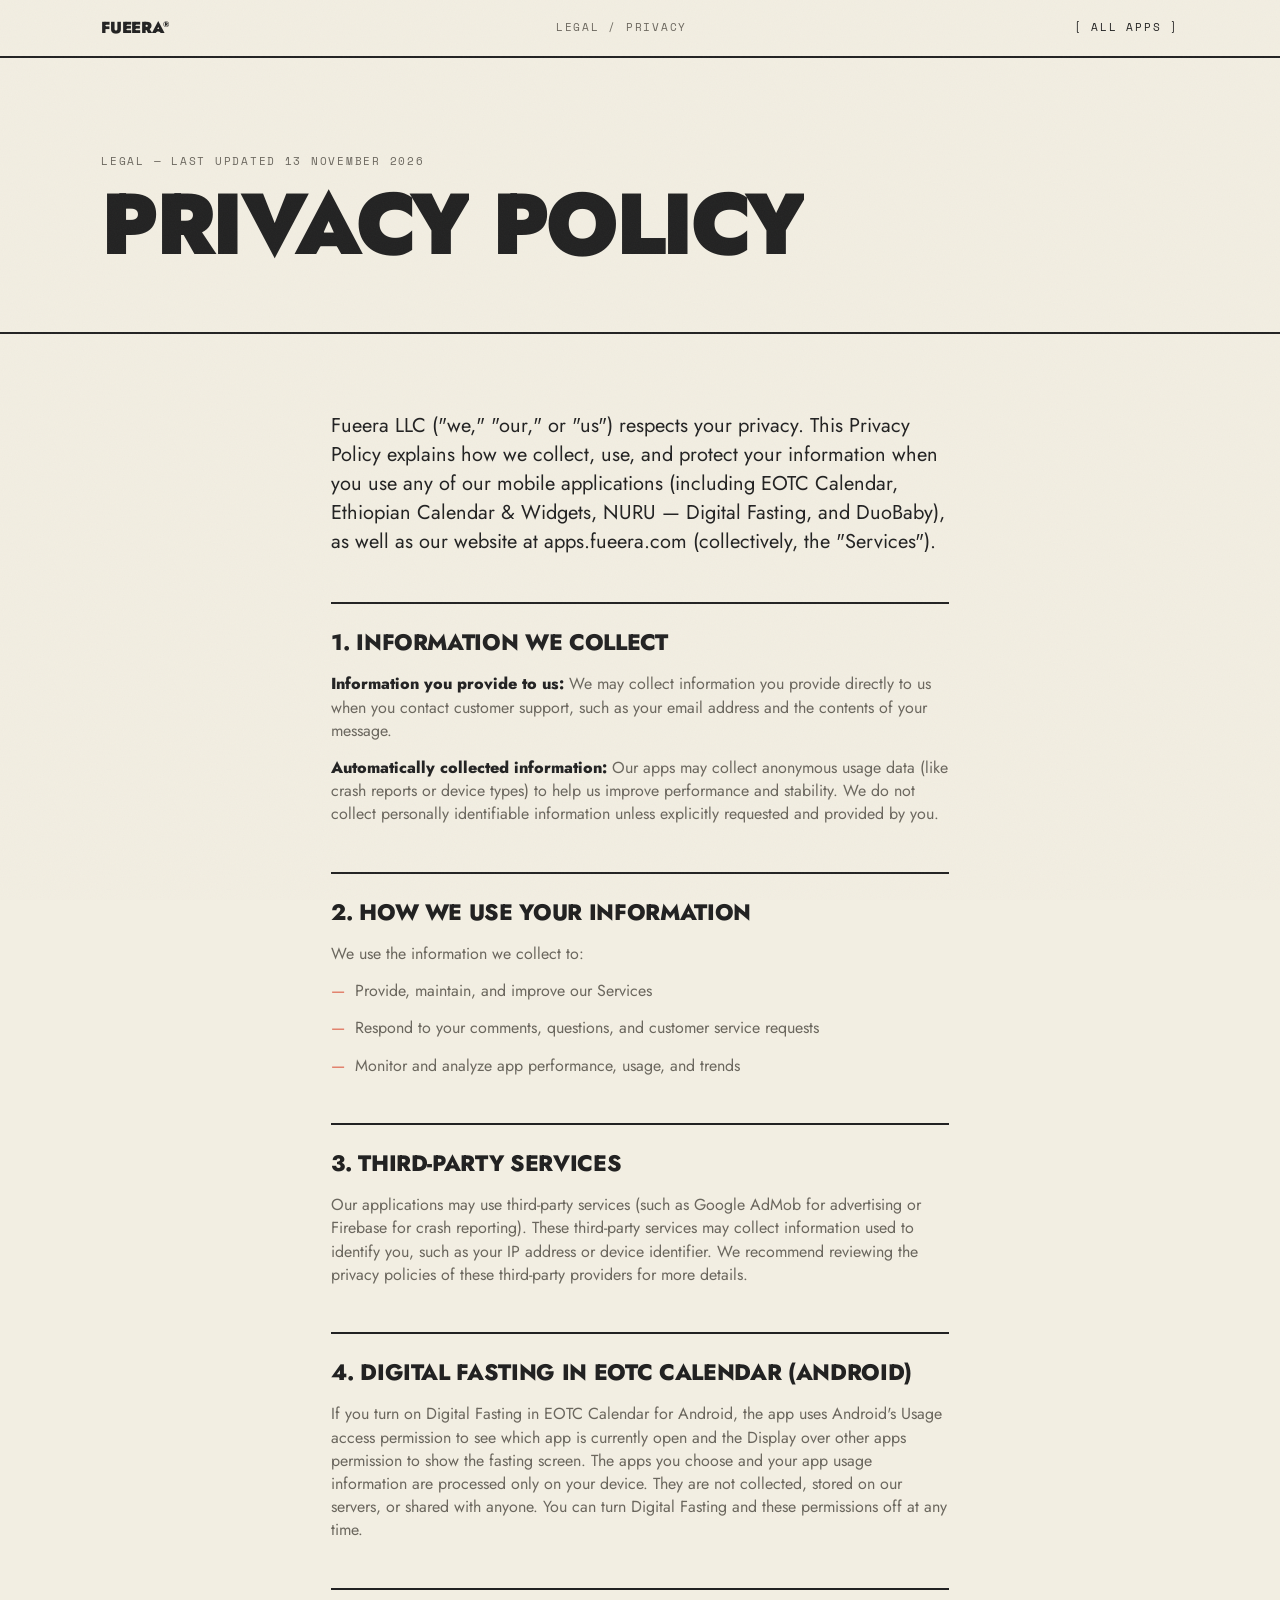
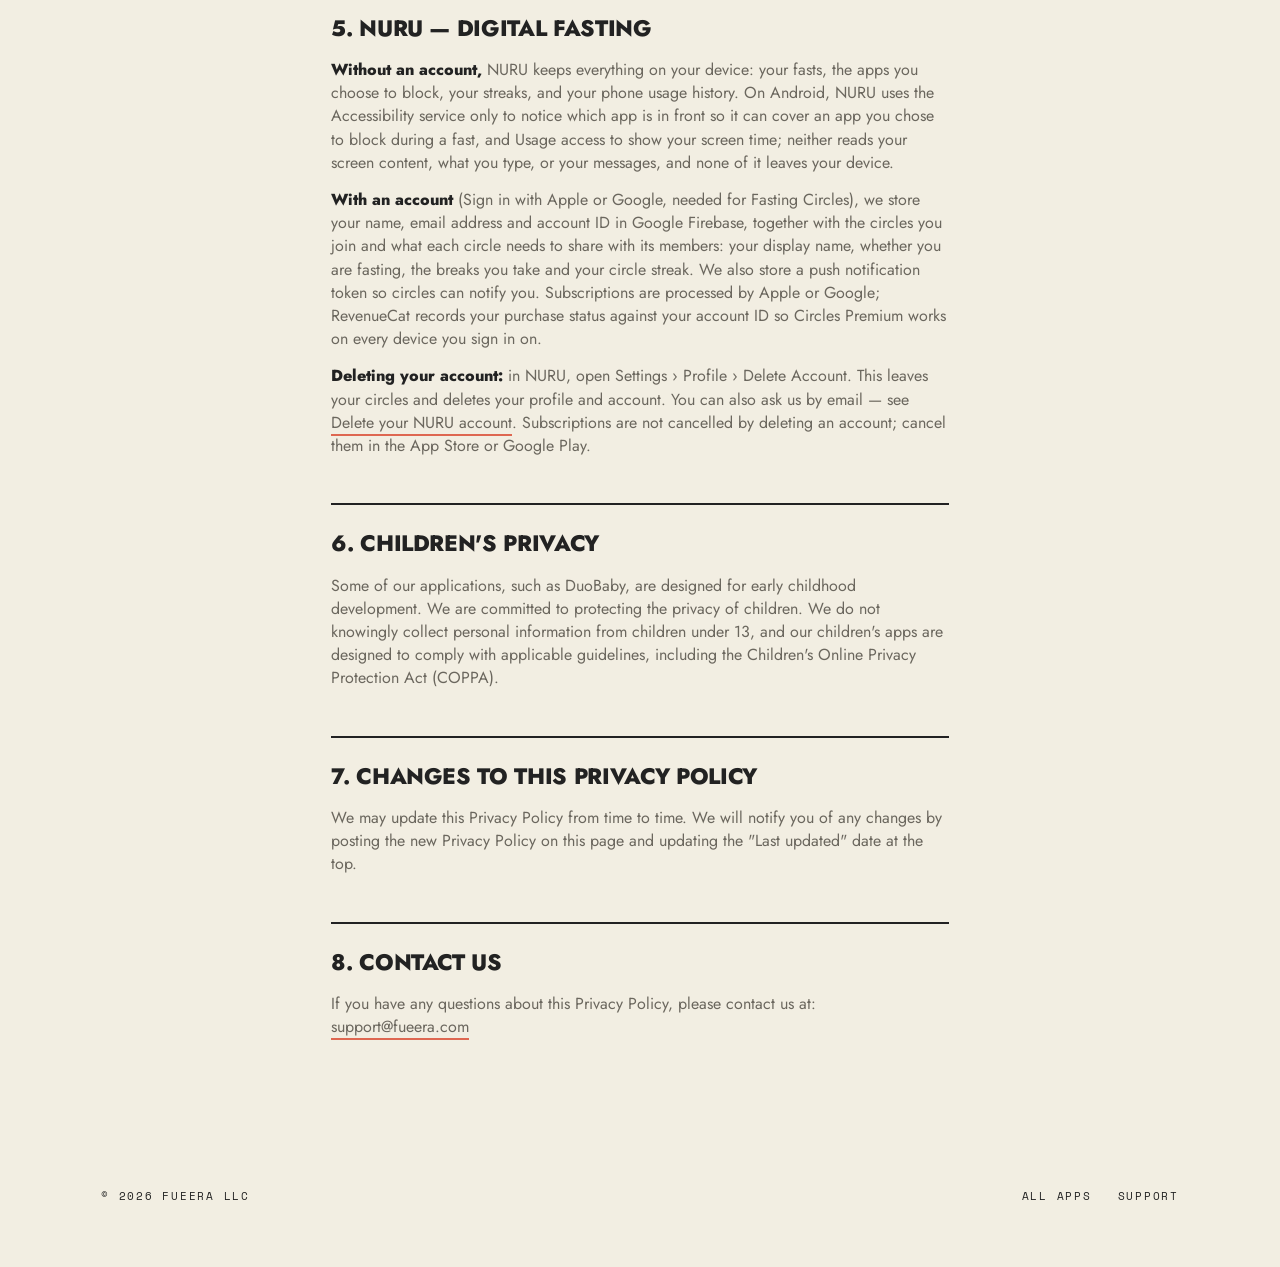
<file: privacy-policy/index.html>
<!DOCTYPE html>
<html lang="en">
<head>
    <meta charset="UTF-8">
    <meta name="viewport" content="width=device-width, initial-scale=1.0">
    <title>Privacy Policy — Fueera LLC</title>
    <meta name="description" content="Privacy Policy for Fueera LLC mobile applications and apps.fueera.com.">
    <link rel="canonical" href="https://apps.fueera.com/privacy-policy/">
    <meta name="theme-color" media="(prefers-color-scheme: light)" content="#f2eee2">
    <meta name="theme-color" media="(prefers-color-scheme: dark)" content="#222222">

    <link rel="preconnect" href="https://fonts.googleapis.com">
    <link rel="preconnect" href="https://fonts.gstatic.com" crossorigin>
    <link href="https://fonts.googleapis.com/css2?family=Jost:wght@300..900&family=Space+Mono:wght@400;700&display=swap" rel="stylesheet">
    <link rel="stylesheet" href="../assets/css/site.css?v=2">
    <script>document.documentElement.classList.add('js');</script>
    <style>
        :root {
            --accent: #de6751;
            --accent-ink: #ffffff;
        }
    </style>
</head>
<body>

    <div class="scroll-progress" aria-hidden="true"><span></span></div>
    <div class="cursor" aria-hidden="true"><span class="cursor-label"></span></div>

    <nav class="site-nav">
        <div class="wrap">
            <a href="../" class="nav-brand">Fueera<sup>®</sup></a>
            <span class="nav-mid mono">Legal / Privacy</span>
            <a href="../" class="nav-back mono">[ All apps ]</a>
        </div>
    </nav>

    <header class="doc-head">
        <div class="wrap">
            <span class="section-kicker mono">Legal — Last updated 13 November 2026</span>
            <h1 class="display" data-split>Privacy Policy</h1>
        </div>
    </header>

    <main class="doc">
        <div class="prose">
            <p>Fueera LLC ("we," "our," or "us") respects your privacy. This Privacy Policy explains how we collect, use, and protect your information when you use any of our mobile applications (including EOTC Calendar, Ethiopian Calendar &amp; Widgets, NURU &mdash; Digital Fasting, and DuoBaby), as well as our website at apps.fueera.com (collectively, the "Services").</p>

            <h2>1. Information We Collect</h2>
            <p><strong>Information you provide to us:</strong> We may collect information you provide directly to us when you contact customer support, such as your email address and the contents of your message.</p>
            <p><strong>Automatically collected information:</strong> Our apps may collect anonymous usage data (like crash reports or device types) to help us improve performance and stability. We do not collect personally identifiable information unless explicitly requested and provided by you.</p>

            <h2>2. How We Use Your Information</h2>
            <p>We use the information we collect to:</p>
            <ul>
                <li>Provide, maintain, and improve our Services</li>
                <li>Respond to your comments, questions, and customer service requests</li>
                <li>Monitor and analyze app performance, usage, and trends</li>
            </ul>

            <h2>3. Third-Party Services</h2>
            <p>Our applications may use third-party services (such as Google AdMob for advertising or Firebase for crash reporting). These third-party services may collect information used to identify you, such as your IP address or device identifier. We recommend reviewing the privacy policies of these third-party providers for more details.</p>

            <h2>4. Digital Fasting in EOTC Calendar (Android)</h2>
            <p>If you turn on Digital Fasting in EOTC Calendar for Android, the app uses Android's Usage access permission to see which app is currently open and the Display over other apps permission to show the fasting screen. The apps you choose and your app usage information are processed only on your device. They are not collected, stored on our servers, or shared with anyone. You can turn Digital Fasting and these permissions off at any time.</p>

            <h2>5. NURU &mdash; Digital Fasting</h2>
            <p><strong>Without an account,</strong> NURU keeps everything on your device: your fasts, the apps you choose to block, your streaks, and your phone usage history. On Android, NURU uses the Accessibility service only to notice which app is in front so it can cover an app you chose to block during a fast, and Usage access to show your screen time; neither reads your screen content, what you type, or your messages, and none of it leaves your device.</p>
            <p><strong>With an account</strong> (Sign in with Apple or Google, needed for Fasting Circles), we store your name, email address and account ID in Google Firebase, together with the circles you join and what each circle needs to share with its members: your display name, whether you are fasting, the breaks you take and your circle streak. We also store a push notification token so circles can notify you. Subscriptions are processed by Apple or Google; RevenueCat records your purchase status against your account ID so Circles Premium works on every device you sign in on.</p>
            <p><strong>Deleting your account:</strong> in NURU, open Settings &rsaquo; Profile &rsaquo; Delete Account. This leaves your circles and deletes your profile and account. You can also ask us by email &mdash; see <a href="../apps/nuru/delete-account/">Delete your NURU account</a>. Subscriptions are not cancelled by deleting an account; cancel them in the App Store or Google Play.</p>

            <h2>6. Children's Privacy</h2>
            <p>Some of our applications, such as DuoBaby, are designed for early childhood development. We are committed to protecting the privacy of children. We do not knowingly collect personal information from children under 13, and our children's apps are designed to comply with applicable guidelines, including the Children's Online Privacy Protection Act (COPPA).</p>

            <h2>7. Changes to This Privacy Policy</h2>
            <p>We may update this Privacy Policy from time to time. We will notify you of any changes by posting the new Privacy Policy on this page and updating the "Last updated" date at the top.</p>

            <h2>8. Contact Us</h2>
            <p>If you have any questions about this Privacy Policy, please contact us at: <a href="mailto:support@fueera.com">support@fueera.com</a></p>
        </div>
    </main>

    <footer class="site-footer">
        <div class="wrap">
            <span class="mono">&copy; 2026 Fueera LLC</span>
            <nav class="footer-links mono">
                <a href="../">All apps</a>
                <a href="mailto:support@fueera.com">Support</a>
            </nav>
        </div>
    </footer>

    <script src="../assets/js/motion.js?v=2" defer></script>
</body>
</html>
</file>
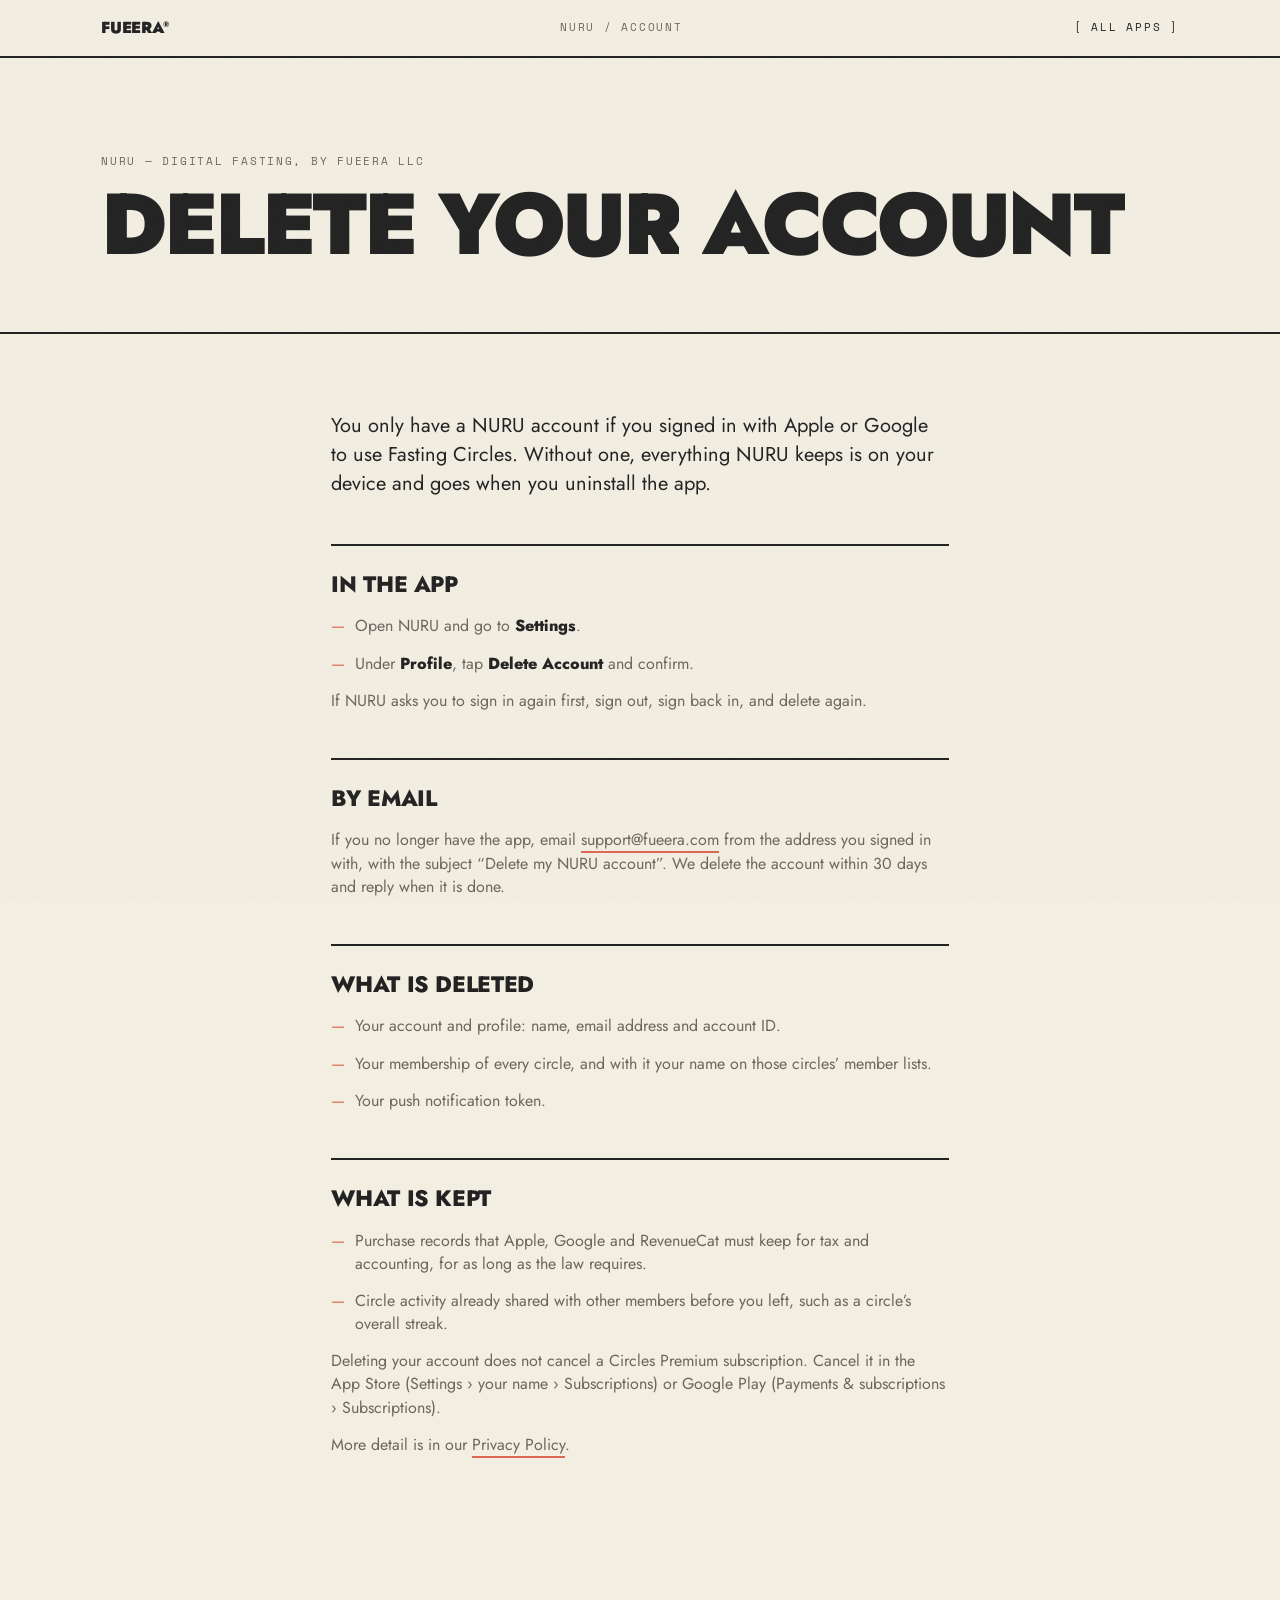
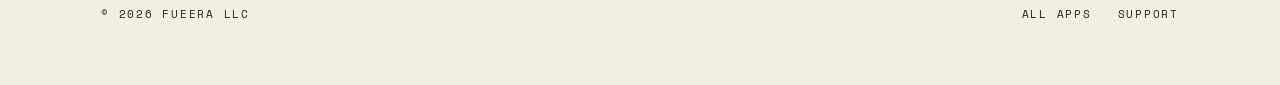
<file: apps/nuru/delete-account/index.html>
<!DOCTYPE html>
<html lang="en">
<head>
    <meta charset="UTF-8">
    <meta name="viewport" content="width=device-width, initial-scale=1.0">
    <title>Delete your NURU account — Fueera LLC</title>
    <meta name="description" content="How to delete your NURU - Digital Fasting account and the data kept with it.">
    <link rel="canonical" href="https://apps.fueera.com/apps/nuru/delete-account/">
    <meta name="theme-color" media="(prefers-color-scheme: light)" content="#f2eee2">
    <meta name="theme-color" media="(prefers-color-scheme: dark)" content="#222222">

    <link rel="preconnect" href="https://fonts.googleapis.com">
    <link rel="preconnect" href="https://fonts.gstatic.com" crossorigin>
    <link href="https://fonts.googleapis.com/css2?family=Jost:wght@300..900&family=Space+Mono:wght@400;700&display=swap" rel="stylesheet">
    <link rel="stylesheet" href="../../../assets/css/site.css?v=2">
    <script>document.documentElement.classList.add('js');</script>
    <style>
        :root {
            --accent: #de6751;
            --accent-ink: #ffffff;
        }
    </style>
</head>
<body>

    <div class="scroll-progress" aria-hidden="true"><span></span></div>
    <div class="cursor" aria-hidden="true"><span class="cursor-label"></span></div>

    <nav class="site-nav">
        <div class="wrap">
            <a href="../../../" class="nav-brand">Fueera<sup>®</sup></a>
            <span class="nav-mid mono">NURU / Account</span>
            <a href="../../../" class="nav-back mono">[ All apps ]</a>
        </div>
    </nav>

    <header class="doc-head">
        <div class="wrap">
            <span class="section-kicker mono">NURU &mdash; Digital Fasting, by Fueera LLC</span>
            <h1 class="display" data-split>Delete your account</h1>
        </div>
    </header>

    <main class="doc">
        <div class="prose">
            <p>You only have a NURU account if you signed in with Apple or Google to use Fasting Circles. Without one, everything NURU keeps is on your device and goes when you uninstall the app.</p>

            <h2>In the app</h2>
            <ol>
                <li>Open NURU and go to <strong>Settings</strong>.</li>
                <li>Under <strong>Profile</strong>, tap <strong>Delete Account</strong> and confirm.</li>
            </ol>
            <p>If NURU asks you to sign in again first, sign out, sign back in, and delete again.</p>

            <h2>By email</h2>
            <p>If you no longer have the app, email <a href="mailto:support@fueera.com?subject=Delete%20my%20NURU%20account">support@fueera.com</a> from the address you signed in with, with the subject &ldquo;Delete my NURU account&rdquo;. We delete the account within 30 days and reply when it is done.</p>

            <h2>What is deleted</h2>
            <ul>
                <li>Your account and profile: name, email address and account ID.</li>
                <li>Your membership of every circle, and with it your name on those circles&rsquo; member lists.</li>
                <li>Your push notification token.</li>
            </ul>

            <h2>What is kept</h2>
            <ul>
                <li>Purchase records that Apple, Google and RevenueCat must keep for tax and accounting, for as long as the law requires.</li>
                <li>Circle activity already shared with other members before you left, such as a circle&rsquo;s overall streak.</li>
            </ul>
            <p>Deleting your account does not cancel a Circles Premium subscription. Cancel it in the App Store (Settings &rsaquo; your name &rsaquo; Subscriptions) or Google Play (Payments &amp; subscriptions &rsaquo; Subscriptions).</p>
            <p>More detail is in our <a href="../../../privacy-policy/">Privacy Policy</a>.</p>
        </div>
    </main>

    <footer class="site-footer">
        <div class="wrap">
            <span class="mono">&copy; 2026 Fueera LLC</span>
            <nav class="footer-links mono">
                <a href="../../../">All apps</a>
                <a href="mailto:support@fueera.com">Support</a>
            </nav>
        </div>
    </footer>

    <script src="../../../assets/js/motion.js?v=2" defer></script>
</body>
</html>
</file>
<file: assets/css/site.css>
/* ==========================================================================
   Fueera LLC — Software Division
   apps.fueera.com

   Editorial-brutalist: paper ground, hard black rules, oversized display
   type, monospace metadata, per-app accent. Motion lives in motion.js and
   is gated behind the .js class so the page is fully readable without it.
   ========================================================================== */

/* Palette is taken from the Fueera logo artwork itself: paper #F2EEE2,
   ink #222222, terracotta #DE6751. Keeping --paper and --ink exactly on the
   logo's own background colours is what lets the logo sit flush on the page
   in both themes instead of floating in a visible box. */
:root {
    color-scheme: light dark;

    --paper: #f2eee2;
    --paper-2: #e6e1d2;
    --ink: #222222;
    --ink-soft: #6b675e;
    --brand: #de6751;
    --grain: 0.035;

    /* Overridden per app page. */
    --accent: #222222;
    --accent-ink: #f2eee2;
    --brand-bg: #2a303c;

    --rule: 2px;
    --maxw: 1180px;
    --gutter: clamp(18px, 4vw, 56px);

    --ease: cubic-bezier(0.16, 1, 0.3, 1);

    /* Display face is set per page to match that app's App Store artwork.
       Jost is the default: it is the closest open equivalent to the light,
       wide-tracked geometric of the Fueera logo wordmark. */
    --font-display: "Jost", "Futura", "Century Gothic", "Helvetica Neue", Helvetica, Arial, sans-serif;
    --font-mono: "Space Mono", ui-monospace, SFMono-Regular, Menlo, Consolas, monospace;
    --display-tracking: -0.04em;
    --display-weight: 900;
}

/* Dark theme. --paper lands exactly on #222222, the logo artwork's own
   background, so the dark logo reads as part of the page. */
@media (prefers-color-scheme: dark) {
    :root {
        --paper: #222222;
        --paper-2: #2c2c2b;
        --ink: #f2eee2;
        --ink-soft: #a29d92;
        --grain: 0.02;
    }
}

*, *::before, *::after { box-sizing: border-box; }

html { -webkit-text-size-adjust: 100%; }

body {
    margin: 0;
    background-color: var(--paper);
    color: var(--ink);
    font-family: var(--font-display);
    font-weight: 400;
    line-height: 1.45;
    overflow-x: hidden;
    -webkit-font-smoothing: antialiased;
}

/* Paper grain. Cheap, inline, and sits under everything. */
body::after {
    content: "";
    position: fixed;
    inset: 0;
    z-index: 200;
    pointer-events: none;
    opacity: var(--grain);
    background-image: url("data:image/svg+xml,%3Csvg xmlns='http://www.w3.org/2000/svg' width='120' height='120'%3E%3Cfilter id='n'%3E%3CfeTurbulence type='fractalNoise' baseFrequency='0.85' numOctaves='3'/%3E%3C/filter%3E%3Crect width='120' height='120' filter='url(%23n)'/%3E%3C/svg%3E");
}

img { max-width: 100%; display: block; }
a { color: inherit; text-decoration: none; }
ul, ol { list-style: none; margin: 0; padding: 0; }

::selection { background: var(--accent); color: var(--accent-ink); }

.wrap { max-width: var(--maxw); margin: 0 auto; padding-inline: var(--gutter); }

.mono {
    font-family: var(--font-mono);
    font-size: 0.68rem;
    letter-spacing: 0.16em;
    text-transform: uppercase;
}

.display {
    font-weight: var(--display-weight);
    letter-spacing: var(--display-tracking);
    line-height: 0.85;
    text-transform: uppercase;
    margin: 0;
}

/* --------------------------------------------------------------------------
   Scroll progress + custom cursor
   -------------------------------------------------------------------------- */

.scroll-progress {
    position: fixed;
    top: 0; left: 0; right: 0;
    height: 4px;
    z-index: 120;
    background: transparent;
}

.scroll-progress span {
    display: block;
    height: 100%;
    width: 0;
    background: var(--accent);
    transform-origin: 0 50%;
}

/* Pure white + `difference` blending, so the cursor inverts whatever is under
   it. That works on paper, on charcoal, and on top of the screenshots without
   needing a per-theme colour. */
.cursor {
    position: fixed;
    top: 0; left: 0;
    width: 26px; height: 26px;
    border: 2px solid #fff;
    border-radius: 50%;
    pointer-events: none;
    z-index: 150;
    opacity: 0;
    transform: translate3d(-100px, -100px, 0);
    transition: width 0.3s var(--ease), height 0.3s var(--ease),
                background-color 0.3s var(--ease), opacity 0.3s;
    display: grid;
    place-items: center;
    mix-blend-mode: difference;
}

.cursor.is-active { opacity: 1; }

.cursor.is-hover { width: 64px; height: 64px; background: #fff; }

.cursor.is-drag { width: 78px; height: 78px; background: #fff; }

.cursor-label {
    font-family: var(--font-mono);
    font-size: 0.5rem;
    letter-spacing: 0.14em;
    color: #000;
    opacity: 0;
    transition: opacity 0.2s;
    white-space: nowrap;
}

.cursor.is-drag .cursor-label { opacity: 1; }

/* Pointer devices only — never steal the cursor on touch. */
@media (pointer: coarse), (hover: none) {
    .cursor { display: none; }
}

/* --------------------------------------------------------------------------
   Navigation
   -------------------------------------------------------------------------- */

.site-nav {
    position: sticky;
    top: 0;
    z-index: 100;
    background: var(--paper);
    border-bottom: var(--rule) solid var(--ink);
}

.site-nav .wrap {
    display: flex;
    align-items: center;
    justify-content: space-between;
    gap: 16px;
    height: 56px;
}

.nav-brand { font-weight: 900; letter-spacing: -0.02em; font-size: 1rem; text-transform: uppercase; }
.nav-brand sup { font-size: 0.5em; vertical-align: super; }

.nav-mid { color: var(--ink-soft); display: none; }
@media (min-width: 860px) { .nav-mid { display: block; } }

.nav-back { position: relative; }
.nav-back::after {
    content: "";
    position: absolute;
    left: 0; bottom: -3px;
    width: 100%; height: 2px;
    background: var(--ink);
    transform: scaleX(0);
    transform-origin: 100% 50%;
    transition: transform 0.4s var(--ease);
}
.nav-back:hover::after { transform: scaleX(1); transform-origin: 0 50%; }

/* --------------------------------------------------------------------------
   Hero
   -------------------------------------------------------------------------- */

.hero {
    background: var(--brand-bg);
    color: #fff;
    border-bottom: var(--rule) solid var(--ink);
    position: relative;
    overflow: hidden;
}

.hero-grid {
    max-width: var(--maxw);
    margin: 0 auto;
    padding: clamp(36px, 7vw, 76px) var(--gutter) 0;
    display: grid;
    grid-template-columns: 1fr auto;
    gap: clamp(24px, 5vw, 64px);
    align-items: end;
}

.hero-icon {
    width: clamp(56px, 8vw, 76px);
    aspect-ratio: 1;
    object-fit: cover;
    border: var(--rule) solid rgba(255, 255, 255, 0.25);
    margin-bottom: 22px;
}

.hero h1 {
    font-size: clamp(2.6rem, 10.5vw, 7.5rem);
    margin-bottom: 0.12em;
}

.hero-tagline {
    font-size: clamp(1rem, 2.4vw, 1.5rem);
    font-weight: 600;
    color: var(--accent);
    margin: 0 0 22px;
    max-width: 20ch;
    letter-spacing: -0.01em;
}

.hero-meta { display: flex; flex-wrap: wrap; gap: 8px; margin-bottom: 30px; }

.hero-meta li {
    border: 2px solid rgba(255, 255, 255, 0.3);
    padding: 6px 12px;
    color: rgba(255, 255, 255, 0.85);
}

.hero-actions { display: flex; flex-wrap: wrap; gap: 12px; padding-bottom: clamp(32px, 5vw, 56px); }

.hero-media { align-self: end; }

.hero-shot {
    max-height: clamp(320px, 52vh, 520px);
    width: auto;
    margin-bottom: -2px;
    will-change: transform;
}

@media (max-width: 820px) {
    .hero-grid { grid-template-columns: 1fr; }
    .hero-actions { padding-bottom: 24px; }
    .hero-shot { max-height: 380px; margin-inline: auto; }
}

/* --------------------------------------------------------------------------
   Buttons
   -------------------------------------------------------------------------- */

.btn {
    display: inline-flex;
    align-items: center;
    gap: 10px;
    padding: 15px 26px;
    border: 2px solid var(--ink);
    background: var(--accent);
    color: var(--accent-ink);
    font-family: var(--font-mono);
    font-weight: 700;
    font-size: 0.7rem;
    letter-spacing: 0.14em;
    text-transform: uppercase;
    position: relative;
    will-change: transform;
    transition: box-shadow 0.3s var(--ease), background-color 0.3s, color 0.3s;
}

.btn:hover { box-shadow: 6px 6px 0 var(--ink); }

.btn-ghost {
    background: transparent;
    color: #fff;
    border-color: rgba(255, 255, 255, 0.45);
}

.btn-ghost:hover { background: #fff; color: var(--ink); border-color: #fff; box-shadow: 6px 6px 0 var(--accent); }

.btn .glyph { width: 15px; height: 15px; flex: none; }

/* --------------------------------------------------------------------------
   Marquee
   -------------------------------------------------------------------------- */

.marquee {
    overflow: hidden;
    background: var(--accent);
    color: var(--accent-ink);
    border-bottom: var(--rule) solid var(--ink);
    padding: 12px 0;
    user-select: none;
}

.marquee-track {
    display: flex;
    width: max-content;
    will-change: transform;
}

.marquee-track span {
    font-weight: 900;
    text-transform: uppercase;
    letter-spacing: -0.03em;
    font-size: clamp(1.3rem, 4vw, 2.6rem);
    padding-inline: 0.35em;
    white-space: nowrap;
}

.marquee-track span::after { content: "◆"; padding-left: 0.7em; font-size: 0.5em; vertical-align: middle; }

/* --------------------------------------------------------------------------
   Sections
   -------------------------------------------------------------------------- */

.section { padding: clamp(56px, 9vw, 120px) 0; border-bottom: var(--rule) solid var(--ink); }

.section-head { max-width: var(--maxw); margin: 0 auto; padding-inline: var(--gutter); margin-bottom: clamp(32px, 5vw, 60px); }

.section-kicker { display: block; color: var(--ink-soft); margin-bottom: 18px; }

.section h2 {
    font-size: clamp(1.9rem, 6.5vw, 4.4rem);
    margin: 0 0 18px;
    font-weight: var(--display-weight);
    letter-spacing: var(--display-tracking);
    line-height: 0.92;
    text-transform: uppercase;
}

.lede { font-size: clamp(1rem, 1.7vw, 1.2rem); max-width: 62ch; margin: 0; color: var(--ink-soft); }

/* --------------------------------------------------------------------------
   Features
   -------------------------------------------------------------------------- */

.features {
    max-width: var(--maxw);
    margin: 0 auto;
    padding-inline: var(--gutter);
    display: grid;
    grid-template-columns: repeat(auto-fit, minmax(270px, 1fr));
    gap: 18px;
}

.feature {
    border: var(--rule) solid var(--ink);
    background: var(--paper);
    padding: 26px 24px 28px;
    display: flex;
    flex-direction: column;
    transition: transform 0.35s var(--ease), background-color 0.35s, color 0.35s, box-shadow 0.35s var(--ease);
}

.feature:hover {
    background: var(--ink);
    color: var(--paper);
    transform: translate(-5px, -5px);
    box-shadow: 9px 9px 0 var(--accent);
}

.feature-num {
    font-family: var(--font-mono);
    font-size: 0.68rem;
    letter-spacing: 0.16em;
    color: var(--accent);
    margin-bottom: 34px;
}

.feature:hover .feature-num { color: var(--accent); }

.feature h3 {
    font-size: 1.22rem;
    font-weight: 800;
    letter-spacing: -0.02em;
    margin: 0 0 10px;
    text-transform: uppercase;
    line-height: 1.05;
}

.feature p { margin: 0; font-size: 0.95rem; color: inherit; opacity: 0.78; }

/* --------------------------------------------------------------------------
   Screenshot gallery — drag to scroll
   -------------------------------------------------------------------------- */

.shots-section { padding-bottom: clamp(48px, 7vw, 90px); }

.shots {
    display: flex;
    gap: 18px;
    overflow-x: auto;
    scroll-snap-type: x proximity;
    padding-block: 8px 28px;
    /* 100%, never vw: vw includes the scrollbar and pushes the page sideways. */
    padding-inline: max(var(--gutter), calc((100% - var(--maxw)) / 2 + var(--gutter)));
    scrollbar-width: none;
    cursor: grab;
}

.shots::-webkit-scrollbar { display: none; }
.shots.is-dragging { cursor: grabbing; scroll-snap-type: none; }
.shots.is-dragging img { pointer-events: none; }

.shot { flex: 0 0 auto; margin: 0; scroll-snap-align: center; }

.shot img {
    width: 252px;
    aspect-ratio: 828 / 1792;
    height: auto;
    border: var(--rule) solid var(--ink);
    background: var(--brand-bg);
    transition: transform 0.4s var(--ease);
}

.shot:hover img { transform: translateY(-6px); }

.shot figcaption {
    font-family: var(--font-mono);
    font-size: 0.6rem;
    letter-spacing: 0.16em;
    text-transform: uppercase;
    color: var(--ink-soft);
    margin-top: 10px;
}

/* --------------------------------------------------------------------------
   Home page — app index
   -------------------------------------------------------------------------- */

.home-hero { border-bottom: var(--rule) solid var(--ink); padding: clamp(48px, 9vw, 110px) 0 clamp(32px, 5vw, 60px); }

/* The logo wipes up out of a mask, the same gesture the headlines use, so it
   reads as part of the page rather than an image dropped on top of it. */
.logo-mask {
    display: block;
    overflow: hidden;
    width: clamp(210px, 32vw, 330px);
    margin-bottom: clamp(26px, 4vw, 44px);
    line-height: 0;
}

.logo-mask picture { display: block; }
.logo-mask img { width: 100%; height: auto; }

.js .logo-mask[data-reveal] { opacity: 1; transform: none; }
.js .logo-mask img { transform: translateY(104%); transition: transform 1.1s var(--ease) 0.1s; }
.js .logo-mask.is-in img { transform: none; }

.home-hero h1 { font-size: clamp(2.4rem, 9vw, 6.4rem); margin-bottom: 24px; }

.home-hero .lede { font-size: clamp(1rem, 1.8vw, 1.25rem); max-width: 58ch; }

.app-row {
    display: grid;
    grid-template-columns: auto 64px 1fr auto;
    align-items: center;
    gap: clamp(14px, 3vw, 30px);
    padding: clamp(20px, 3.4vw, 34px) var(--gutter);
    border-bottom: var(--rule) solid var(--ink);
    max-width: var(--maxw);
    margin: 0 auto;
    position: relative;
    overflow: hidden;
    transition: color 0.4s var(--ease);
}

/* z-index 0 (not -1): a negative index would drop the wipe behind the page
   background entirely, since .app-row paints no background of its own. */
.app-row::before {
    content: "";
    position: absolute;
    inset: 0;
    background: var(--row-accent, var(--ink));
    transform: scaleY(0);
    transform-origin: 50% 100%;
    transition: transform 0.45s var(--ease);
    z-index: 0;
}

.app-row > * { position: relative; z-index: 1; }

.app-row:hover::before { transform: scaleY(1); }
.app-row:hover { color: var(--row-ink, #fff); }
.app-row:hover .app-row-cat, .app-row:hover .app-row-desc { color: inherit; opacity: 0.8; }
.app-row:hover .app-row-idx { color: inherit; }

.app-row-idx { font-family: var(--font-mono); font-size: 0.68rem; letter-spacing: 0.14em; color: var(--ink-soft); }

.app-row-icon { width: 64px; height: 64px; object-fit: cover; border: var(--rule) solid var(--ink); }

.app-row h2 {
    font-size: clamp(1.3rem, 3.4vw, 2.4rem);
    font-weight: var(--display-weight);
    letter-spacing: var(--display-tracking);
    text-transform: uppercase;
    margin: 0 0 4px;
    line-height: 0.95;
}

.app-row-cat { font-family: var(--font-mono); font-size: 0.6rem; letter-spacing: 0.16em; text-transform: uppercase; color: var(--ink-soft); }

.app-row-desc { margin: 8px 0 0; font-size: 0.95rem; color: var(--ink-soft); max-width: 52ch; }

.app-row-go { font-family: var(--font-mono); font-size: 0.68rem; letter-spacing: 0.14em; white-space: nowrap; }
.app-row-go span { display: inline-block; transition: transform 0.4s var(--ease); }
.app-row:hover .app-row-go span { transform: translateX(8px); }

@media (max-width: 760px) {
    .app-row { grid-template-columns: auto 1fr; row-gap: 10px; }
    .app-row-icon { grid-row: 1; width: 52px; height: 52px; }
    .app-row-body { grid-column: 1 / -1; }
    .app-row-go { grid-column: 1 / -1; }
    .app-row-desc { max-width: none; }
}

/* --------------------------------------------------------------------------
   Long-form document pages (privacy policy)
   -------------------------------------------------------------------------- */

.doc-head { border-bottom: var(--rule) solid var(--ink); padding: clamp(44px, 8vw, 96px) 0 clamp(28px, 4vw, 48px); }

.doc-head h1 { font-size: clamp(2.2rem, 8vw, 5.4rem); margin-bottom: 16px; }

.doc { padding: clamp(40px, 6vw, 80px) 0; }

.prose { max-width: 72ch; margin: 0 auto; padding-inline: var(--gutter); }

.prose h2 {
    font-size: clamp(1.05rem, 2.2vw, 1.4rem);
    font-weight: 800;
    text-transform: uppercase;
    letter-spacing: -0.015em;
    margin: 46px 0 14px;
    padding-top: 22px;
    border-top: var(--rule) solid var(--ink);
}

.prose > p:first-child { font-size: clamp(1.05rem, 1.9vw, 1.25rem); color: var(--ink); }

.prose p, .prose li { color: var(--ink-soft); margin: 0 0 14px; }

.prose li { position: relative; padding-left: 24px; }
.prose li::before { content: "—"; position: absolute; left: 0; color: var(--accent); }

.prose strong { color: var(--ink); font-weight: 800; }
.prose a { border-bottom: 2px solid var(--accent); }

/* --------------------------------------------------------------------------
   Closing CTA
   -------------------------------------------------------------------------- */

.cta-section { background: var(--brand-bg); color: #fff; padding: clamp(60px, 10vw, 130px) 0; text-align: center; border-bottom: var(--rule) solid var(--ink); }

.cta-section h2 { font-size: clamp(2.2rem, 9vw, 6rem); margin: 0 0 14px; }

.cta-section p { color: rgba(255, 255, 255, 0.6); margin: 0 0 32px; font-family: var(--font-mono); font-size: 0.7rem; letter-spacing: 0.16em; text-transform: uppercase; }

/* --------------------------------------------------------------------------
   Footer
   -------------------------------------------------------------------------- */

.site-footer { padding: clamp(36px, 5vw, 60px) 0; }

.site-footer .wrap { display: flex; flex-wrap: wrap; gap: 16px 32px; justify-content: space-between; align-items: baseline; }

.site-footer a { border-bottom: 2px solid transparent; transition: border-color 0.3s; }
.site-footer a:hover { border-bottom-color: var(--ink); }

.footer-links { display: flex; flex-wrap: wrap; gap: 16px 26px; }

/* --------------------------------------------------------------------------
   Motion primitives (only armed once JS confirms it is running)
   -------------------------------------------------------------------------- */

.js [data-reveal] {
    opacity: 0;
    transform: translateY(30px);
    transition: opacity 0.9s var(--ease), transform 0.9s var(--ease);
    transition-delay: var(--reveal-delay, 0ms);
}

.js [data-reveal].is-in { opacity: 1; transform: none; }

/* Word-level masks: each word sits in its own overflow-hidden box and rises
   into place, staggered by --line-delay. */
.js .split-line {
    display: inline-block;
    overflow: hidden;
    vertical-align: top;
    padding-bottom: 0.08em;
}

.js .split-line > span {
    display: inline-block;
    transform: translateY(115%);
    transition: transform 1.05s var(--ease);
    transition-delay: var(--line-delay, 0ms);
}

.js [data-split].is-in .split-line > span { transform: none; }

/* Anyone who asks for less motion gets none of it — and still sees everything. */
@media (prefers-reduced-motion: reduce) {
    .js [data-reveal],
    .js .split-line > span,
    .js .logo-mask img {
        opacity: 1 !important;
        transform: none !important;
        transition: none !important;
    }
    .marquee-track { animation: none !important; transform: none !important; }
    .cursor { display: none !important; }
    .feature, .btn, .shot img, .app-row::before, .app-row-go span { transition: none !important; }
    html { scroll-behavior: auto !important; }
    * { animation-duration: 0.001ms !important; animation-iteration-count: 1 !important; }
}
</file>
